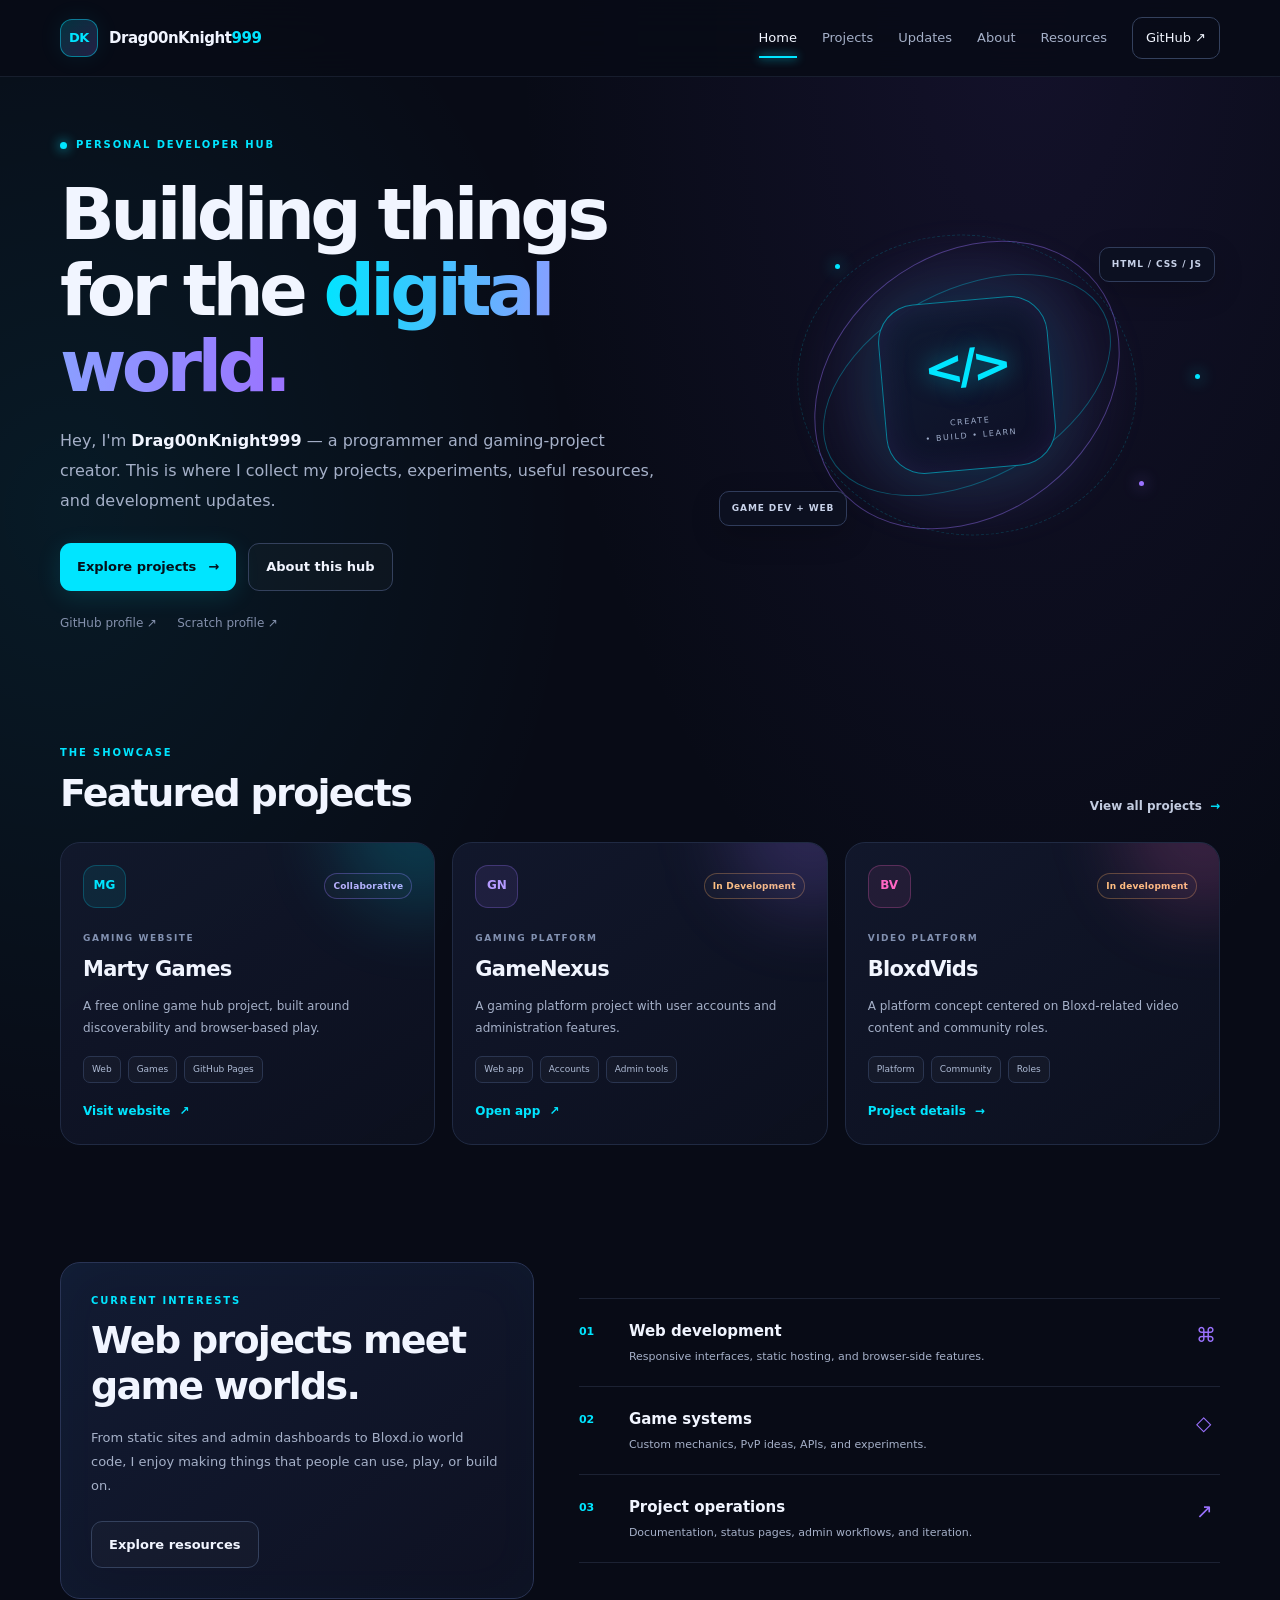
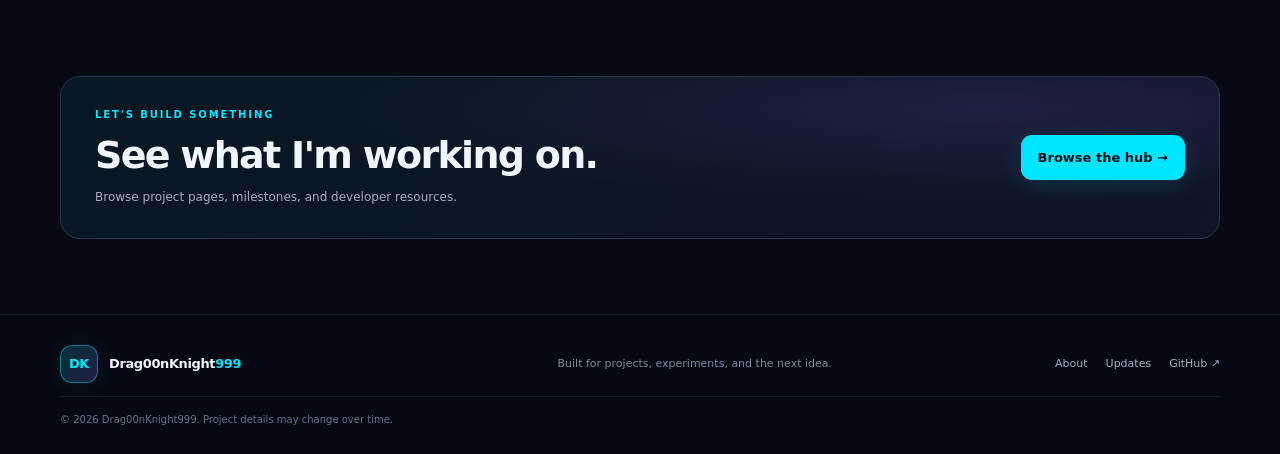
<file: index.html>
<!doctype html>
<html lang="en">
<head>
  <meta charset="utf-8">
  <meta name="viewport" content="width=device-width, initial-scale=1">
  <meta name="theme-color" content="#080b16">
  <meta name="description" content="The developer hub of Drag00nKnight999 — projects, experiments, code, and updates.">
  <title>Drag00nKnight999 — Developer Hub</title>
  <link rel="icon" href="assets/favicon.svg" type="image/svg+xml">
  <link rel="stylesheet" href="assets/css/style.css">
  <script defer src="assets/js/main.js"></script>
</head>
<body>
  <a class="skip-link" href="#main">Skip to content</a>
  <header class="site-header">
    <div class="container nav-wrap">
      <a class="brand" href="index.html" aria-label="Drag00nKnight999 home"><span class="brand-mark">DK</span><span>Drag00nKnight<span class="accent">999</span></span></a>
      <button class="menu-toggle" aria-expanded="false" aria-controls="site-nav" aria-label="Open navigation"><span></span><span></span><span></span></button>
      <nav id="site-nav" class="site-nav">
        <a class="active" href="index.html">Home</a><a href="projects.html">Projects</a><a href="updates.html">Updates</a><a href="about.html">About</a><a href="resources.html">Resources</a>
        <a class="nav-cta" href="https://github.com/Drag00nKnight999" target="_blank" rel="noopener noreferrer">GitHub <span aria-hidden="true">↗</span></a>
      </nav>
    </div>
  </header>
  <main id="main">
    <section class="hero container">
      <div class="hero-copy">
        <div class="eyebrow"><span class="pulse-dot"></span> PERSONAL DEVELOPER HUB</div>
        <h1>Building things<br>for the <span class="gradient-text">digital world.</span></h1>
        <p class="hero-lede">Hey, I'm <strong>Drag00nKnight999</strong> — a programmer and gaming-project creator. This is where I collect my projects, experiments, useful resources, and development updates.</p>
        <div class="hero-actions"><a class="button button-primary" href="projects.html">Explore projects <span aria-hidden="true">→</span></a><a class="button button-ghost" href="about.html">About this hub</a></div>
        <div class="hero-links"><a href="https://github.com/Drag00nKnight999" target="_blank" rel="noopener noreferrer">GitHub profile ↗</a><a href="https://scratch.mit.edu/users/Drag00nKnight_999/" target="_blank" rel="noopener noreferrer">Scratch profile ↗</a></div>
      </div>
      <div class="hero-art" aria-label="Decorative neon developer graphic">
        <div class="orbit orbit-one"></div><div class="orbit orbit-two"></div><div class="orbit orbit-three"></div>
        <div class="core"><span class="core-symbol">&lt;/&gt;</span><span class="core-label">CREATE<br> • BUILD • LEARN</span></div>
        <span class="float-tag tag-top">HTML / CSS / JS</span><span class="float-tag tag-bottom">GAME DEV + WEB</span>
        <span class="spark spark-one"></span><span class="spark spark-two"></span><span class="spark spark-three"></span>
      </div>
    </section>
    <section class="section container">
      <div class="section-heading"><div><div class="eyebrow">THE SHOWCASE</div><h2>Featured projects</h2></div><a class="text-link" href="projects.html">View all projects <span>→</span></a></div>
      <div class="project-grid">
        <article class="project-card project-cyan"><div class="card-top"><span class="project-icon">MG</span><span class="status status-collab">Collaborative</span></div><div class="project-type">GAMING WEBSITE</div><h3>Marty Games</h3><p>A free online game hub project, built around discoverability and browser-based play.</p><div class="tag-list"><span>Web</span><span>Games</span><span>GitHub Pages</span></div><a class="card-link" href="https://gn-sciencex.github.io/" target="_blank" rel="noopener noreferrer">Visit website <span>↗</span></a></article>
        <article class="project-card project-purple"><div class="card-top"><span class="project-icon">GN</span><span class="status status-building">In Development</span></div><div class="project-type">GAMING PLATFORM</div><h3>GameNexus</h3><p>A gaming platform project with user accounts and administration features.</p><div class="tag-list"><span>Web app</span><span>Accounts</span><span>Admin tools</span></div><a class="card-link" href="https://game-nexus--Drag00nKnight.replit.app" target="_blank" rel="noopener noreferrer">Open app <span>↗</span></a></article>
        <article class="project-card project-pink"><div class="card-top"><span class="project-icon">BV</span><span class="status status-building">In development</span></div><div class="project-type">VIDEO PLATFORM</div><h3>BloxdVids</h3><p>A platform concept centered on Bloxd-related video content and community roles.</p><div class="tag-list"><span>Platform</span><span>Community</span><span>Roles</span></div><a class="card-link" href="projects.html#bloxdvids">Project details <span>→</span></a></article>
      </div>
    </section>
    <section class="section container split-section">
      <div class="panel panel-glow"><div class="eyebrow">CURRENT INTERESTS</div><h2>Web projects meet game worlds.</h2><p>From static sites and admin dashboards to Bloxd.io world code, I enjoy making things that people can use, play, or build on.</p><a class="button button-ghost" href="resources.html">Explore resources</a></div>
      <div class="interest-list">
        <div class="interest-row"><span class="interest-number">01</span><div><h3>Web development</h3><p>Responsive interfaces, static hosting, and browser-side features.</p></div><span class="interest-symbol">⌘</span></div>
        <div class="interest-row"><span class="interest-number">02</span><div><h3>Game systems</h3><p>Custom mechanics, PvP ideas, APIs, and experiments.</p></div><span class="interest-symbol">◇</span></div>
        <div class="interest-row"><span class="interest-number">03</span><div><h3>Project operations</h3><p>Documentation, status pages, admin workflows, and iteration.</p></div><span class="interest-symbol">↗</span></div>
      </div>
    </section>
    <section class="container bottom-cta"><div><div class="eyebrow">LET'S BUILD SOMETHING</div><h2>See what I'm working on.</h2><p>Browse project pages, milestones, and developer resources.</p></div><a class="button button-primary" href="projects.html">Browse the hub →</a></section>
  </main>
  <footer class="site-footer"><div class="container footer-inner"><a class="brand footer-brand" href="index.html"><span class="brand-mark">DK</span><span>Drag00nKnight<span class="accent">999</span></span></a><p>Built for projects, experiments, and the next idea.</p><div class="footer-links"><a href="about.html">About</a><a href="updates.html">Updates</a><a href="https://github.com/Drag00nKnight999" target="_blank" rel="noopener noreferrer">GitHub ↗</a></div><small>© <span data-year>2026</span> Drag00nKnight999. Project details may change over time.</small></div></footer>
</body>
</html>
</file>
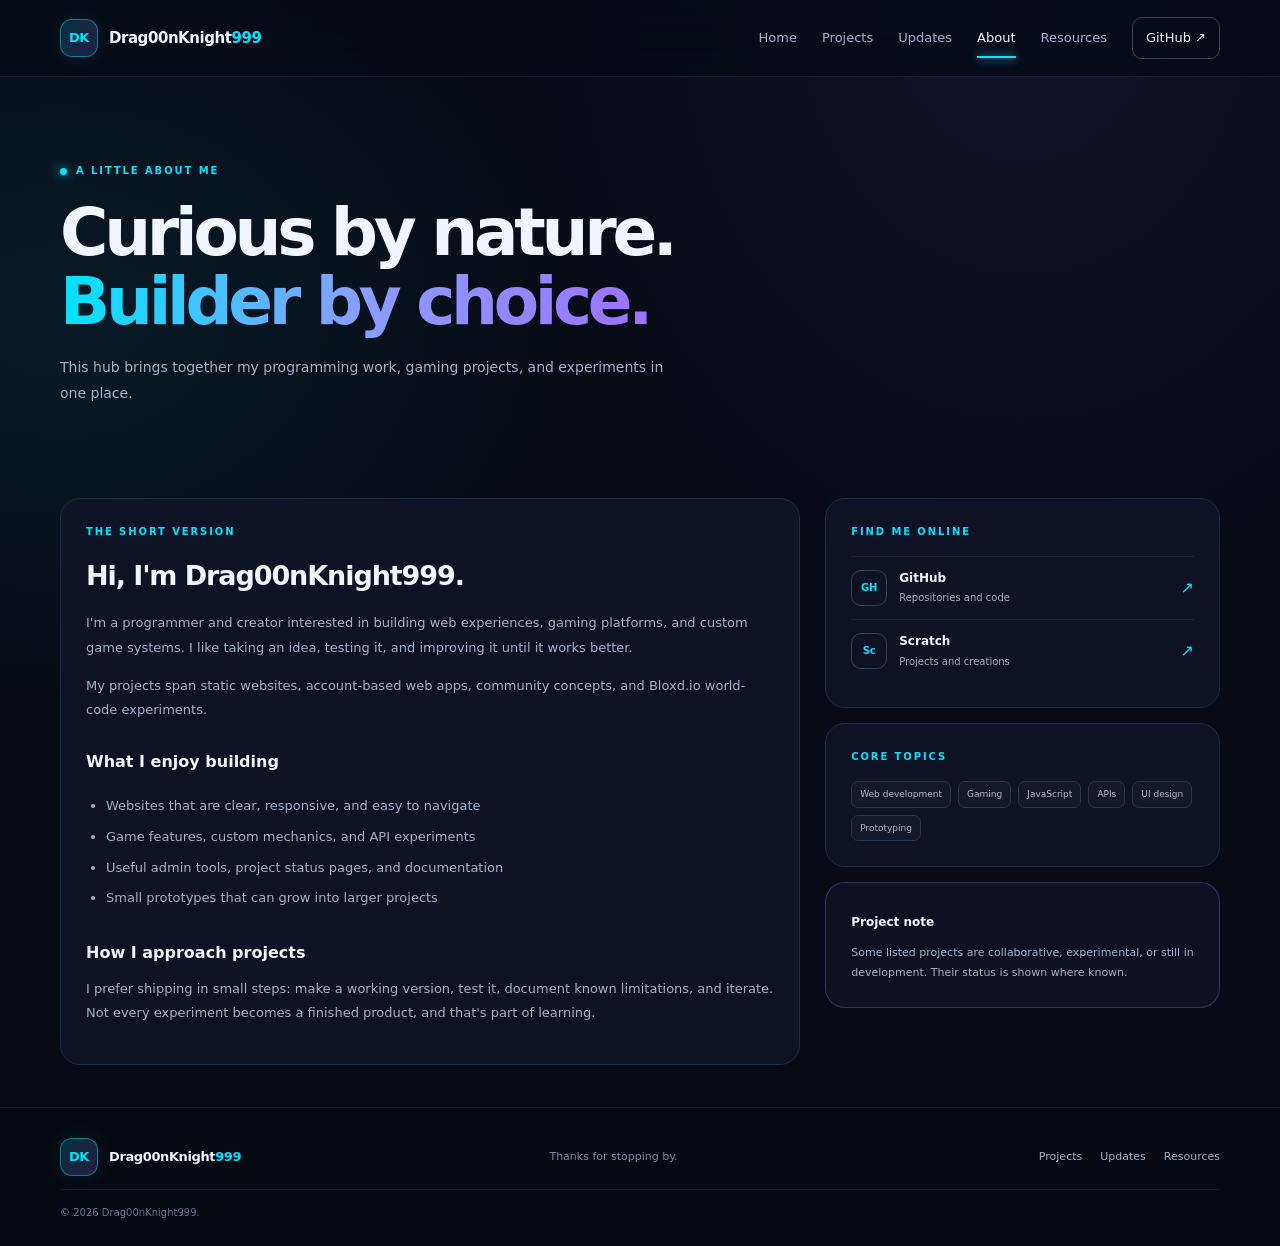
<file: about.html>
<!doctype html>
<html lang="en">
<head><meta charset="utf-8"><meta name="viewport" content="width=device-width, initial-scale=1"><meta name="theme-color" content="#080b16"><meta name="description" content="About Drag00nKnight999, a programmer and gaming-project creator."><title>About — Drag00nKnight999</title><link rel="icon" href="assets/favicon.svg" type="image/svg+xml"><link rel="stylesheet" href="assets/css/style.css"><script defer src="assets/js/main.js"></script></head>
<body><a class="skip-link" href="#main">Skip to content</a><header class="site-header"><div class="container nav-wrap"><a class="brand" href="index.html"><span class="brand-mark">DK</span><span>Drag00nKnight<span class="accent">999</span></span></a><button class="menu-toggle" aria-expanded="false" aria-controls="site-nav" aria-label="Open navigation"><span></span><span></span><span></span></button><nav id="site-nav" class="site-nav"><a href="index.html">Home</a><a href="projects.html">Projects</a><a href="updates.html">Updates</a><a class="active" href="about.html">About</a><a href="resources.html">Resources</a><a class="nav-cta" href="https://github.com/Drag00nKnight999" target="_blank" rel="noopener noreferrer">GitHub ↗</a></nav></div></header>
<main id="main"><section class="page-hero container"><div class="eyebrow"><span class="pulse-dot"></span> A LITTLE ABOUT ME</div><h1>Curious by nature.<br><span class="gradient-text">Builder by choice.</span></h1><p>This hub brings together my programming work, gaming projects, and experiments in one place.</p></section>
<section class="container section about-layout"><article class="content-panel"><div class="eyebrow">THE SHORT VERSION</div><h2>Hi, I'm Drag00nKnight999.</h2><p>I'm a programmer and creator interested in building web experiences, gaming platforms, and custom game systems. I like taking an idea, testing it, and improving it until it works better.</p><p>My projects span static websites, account-based web apps, community concepts, and Bloxd.io world-code experiments.</p><h3>What I enjoy building</h3><ul class="check-list"><li>Websites that are clear, responsive, and easy to navigate</li><li>Game features, custom mechanics, and API experiments</li><li>Useful admin tools, project status pages, and documentation</li><li>Small prototypes that can grow into larger projects</li></ul><h3>How I approach projects</h3><p>I prefer shipping in small steps: make a working version, test it, document known limitations, and iterate. Not every experiment becomes a finished product, and that's part of learning.</p></article>
<aside class="side-stack"><div class="mini-panel"><div class="eyebrow">FIND ME ONLINE</div><a class="profile-link" href="https://github.com/Drag00nKnight999" target="_blank" rel="noopener noreferrer"><span class="profile-icon">GH</span><span><strong>GitHub</strong><small>Repositories and code</small></span><span class="outbound">↗</span></a><a class="profile-link" href="https://scratch.mit.edu/users/Drag00nKnight_999/" target="_blank" rel="noopener noreferrer"><span class="profile-icon">Sc</span><span><strong>Scratch</strong><small>Projects and creations</small></span><span class="outbound">↗</span></a></div><div class="mini-panel"><div class="eyebrow">CORE TOPICS</div><div class="tag-list large-tags"><span>Web development</span><span>Gaming</span><span>JavaScript</span><span>APIs</span><span>UI design</span><span>Prototyping</span></div></div><div class="notice-panel"><strong>Project note</strong><p>Some listed projects are collaborative, experimental, or still in development. Their status is shown where known.</p></div></aside></section></main>
<footer class="site-footer"><div class="container footer-inner"><a class="brand footer-brand" href="index.html"><span class="brand-mark">DK</span><span>Drag00nKnight<span class="accent">999</span></span></a><p>Thanks for stopping by.</p><div class="footer-links"><a href="projects.html">Projects</a><a href="updates.html">Updates</a><a href="resources.html">Resources</a></div><small>© <span data-year>2026</span> Drag00nKnight999.</small></div></footer></body></html>
</file>
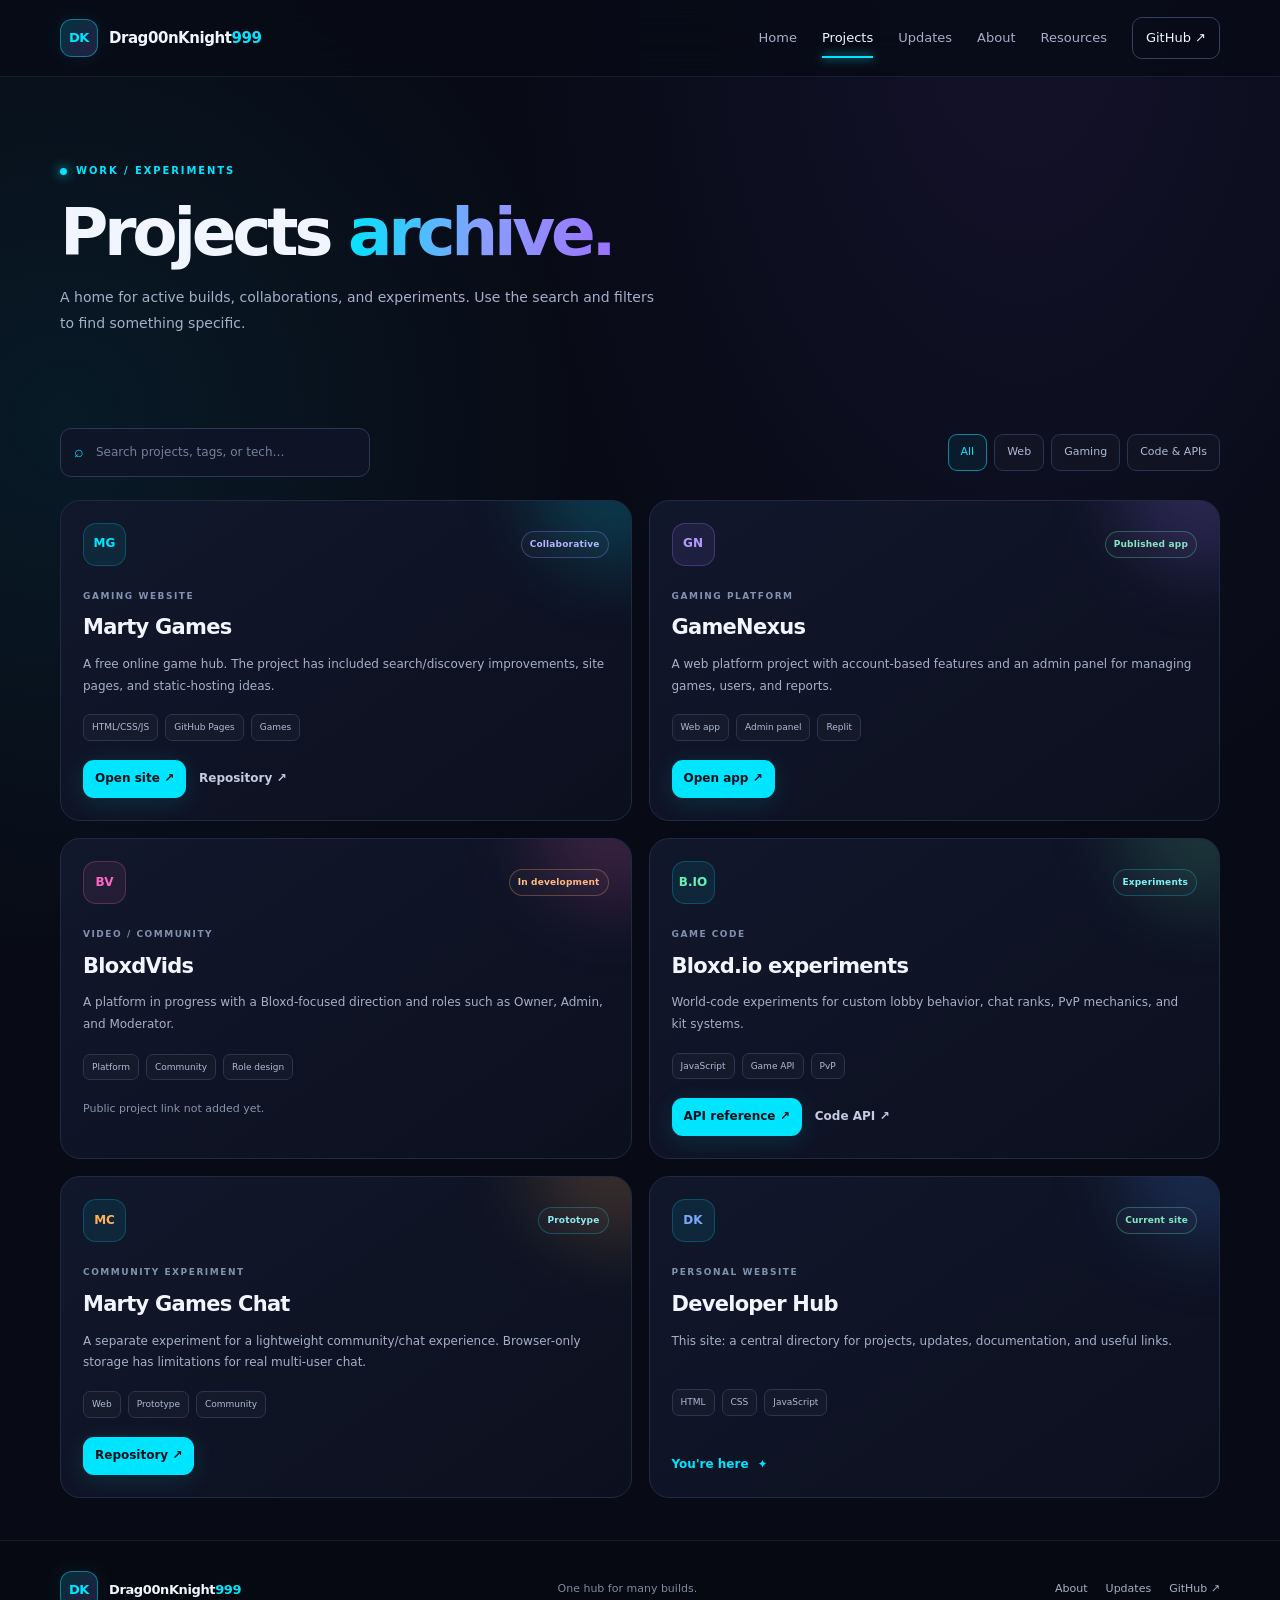
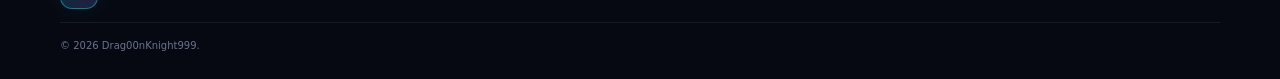
<file: projects.html>
<!doctype html>
<html lang="en">
<head>
  <meta charset="utf-8"><meta name="viewport" content="width=device-width, initial-scale=1"><meta name="theme-color" content="#080b16">
  <meta name="description" content="Explore projects by Drag00nKnight999, including gaming websites, web apps, and Bloxd.io experiments.">
  <title>Projects — Drag00nKnight999</title><link rel="icon" href="assets/favicon.svg" type="image/svg+xml"><link rel="stylesheet" href="assets/css/style.css"><script defer src="assets/js/main.js"></script>
</head>
<body><a class="skip-link" href="#main">Skip to content</a>
<header class="site-header"><div class="container nav-wrap"><a class="brand" href="index.html"><span class="brand-mark">DK</span><span>Drag00nKnight<span class="accent">999</span></span></a><button class="menu-toggle" aria-expanded="false" aria-controls="site-nav" aria-label="Open navigation"><span></span><span></span><span></span></button><nav id="site-nav" class="site-nav"><a href="index.html">Home</a><a class="active" href="projects.html">Projects</a><a href="updates.html">Updates</a><a href="about.html">About</a><a href="resources.html">Resources</a><a class="nav-cta" href="https://github.com/Drag00nKnight999" target="_blank" rel="noopener noreferrer">GitHub ↗</a></nav></div></header>
<main id="main">
  <section class="page-hero container"><div class="eyebrow"><span class="pulse-dot"></span> WORK / EXPERIMENTS</div><h1>Projects <span class="gradient-text">archive.</span></h1><p>A home for active builds, collaborations, and experiments. Use the search and filters to find something specific.</p></section>
  <section class="container section">
    <div class="project-controls"><label class="search-box"><span aria-hidden="true">⌕</span><input id="project-search" type="search" placeholder="Search projects, tags, or tech…" aria-label="Search projects"></label><div class="filter-row" role="group" aria-label="Filter projects"><button class="filter-button active" data-filter="all">All</button><button class="filter-button" data-filter="web">Web</button><button class="filter-button" data-filter="gaming">Gaming</button><button class="filter-button" data-filter="code">Code & APIs</button></div></div>
    <div class="project-grid project-grid-wide" id="project-list">
      <article class="project-card project-cyan" data-category="web gaming" data-search="marty games gaming website browser games github pages collaborative"><div class="card-top"><span class="project-icon">MG</span><span class="status status-collab">Collaborative</span></div><div class="project-type">GAMING WEBSITE</div><h2>Marty Games</h2><p>A free online game hub. The project has included search/discovery improvements, site pages, and static-hosting ideas.</p><div class="tag-list"><span>HTML/CSS/JS</span><span>GitHub Pages</span><span>Games</span></div><div class="card-actions"><a class="button button-small button-primary" href="https://marty-games.github.io/" target="_blank" rel="noopener noreferrer">Open site ↗</a><a class="text-link" href="https://github.com/marty-games/marty-games.github.io" target="_blank" rel="noopener noreferrer">Repository ↗</a></div></article>
      <article class="project-card project-purple" data-category="web gaming" data-search="gamenexus gaming platform accounts admin panel users reports game versions replit"><div class="card-top"><span class="project-icon">GN</span><span class="status status-active">Published app</span></div><div class="project-type">GAMING PLATFORM</div><h2>GameNexus</h2><p>A web platform project with account-based features and an admin panel for managing games, users, and reports.</p><div class="tag-list"><span>Web app</span><span>Admin panel</span><span>Replit</span></div><div class="card-actions"><a class="button button-small button-primary" href="https://game-nexus--Drag00nKnight.replit.app" target="_blank" rel="noopener noreferrer">Open app ↗</a></div></article>
      <article id="bloxdvids" class="project-card project-pink" data-category="web gaming" data-search="bloxdvids video platform bloxd community owner admin moderator roles development"><div class="card-top"><span class="project-icon">BV</span><span class="status status-building">In development</span></div><div class="project-type">VIDEO / COMMUNITY</div><h2>BloxdVids</h2><p>A platform in progress with a Bloxd-focused direction and roles such as Owner, Admin, and Moderator.</p><div class="tag-list"><span>Platform</span><span>Community</span><span>Role design</span></div><p class="project-note">Public project link not added yet.</p></article>
      <article class="project-card project-green" data-category="code gaming" data-search="bloxd io world code javascript custom games pvp mace api"><div class="card-top"><span class="project-icon">B.IO</span><span class="status status-lab">Experiments</span></div><div class="project-type">GAME CODE</div><h2>Bloxd.io experiments</h2><p>World-code experiments for custom lobby behavior, chat ranks, PvP mechanics, and kit systems.</p><div class="tag-list"><span>JavaScript</span><span>Game API</span><span>PvP</span></div><div class="card-actions"><a class="button button-small button-primary" href="https://bloxd.io/docs#apiReference" target="_blank" rel="noopener noreferrer">API reference ↗</a><a class="text-link" href="https://github.com/Bloxdy/code-api" target="_blank" rel="noopener noreferrer">Code API ↗</a></div></article>
      <article class="project-card project-orange" data-category="web code" data-search="marty games chat localstorage community static website chat repository"><div class="card-top"><span class="project-icon">MC</span><span class="status status-lab">Prototype</span></div><div class="project-type">COMMUNITY EXPERIMENT</div><h2>Marty Games Chat</h2><p>A separate experiment for a lightweight community/chat experience. Browser-only storage has limitations for real multi-user chat.</p><div class="tag-list"><span>Web</span><span>Prototype</span><span>Community</span></div><div class="card-actions"><a class="button button-small button-primary" href="https://github.com/Drag00nKnight999/Marty-Games-Chat" target="_blank" rel="noopener noreferrer">Repository ↗</a></div></article>
      <article class="project-card project-blue" data-category="web code" data-search="personal developer hub github pages portfolio html css javascript"><div class="card-top"><span class="project-icon">DK</span><span class="status status-active">Current site</span></div><div class="project-type">PERSONAL WEBSITE</div><h2>Developer Hub</h2><p>This site: a central directory for projects, updates, documentation, and useful links.</p><div class="tag-list"><span>HTML</span><span>CSS</span><span>JavaScript</span></div><span class="card-link">You're here <span>✦</span></span></article>
    </div>
    <p id="no-results" class="empty-state" hidden>No projects match that search. Try another keyword or filter.</p>
  </section>
</main>
<footer class="site-footer"><div class="container footer-inner"><a class="brand footer-brand" href="index.html"><span class="brand-mark">DK</span><span>Drag00nKnight<span class="accent">999</span></span></a><p>One hub for many builds.</p><div class="footer-links"><a href="about.html">About</a><a href="updates.html">Updates</a><a href="https://github.com/Drag00nKnight999" target="_blank" rel="noopener noreferrer">GitHub ↗</a></div><small>© <span data-year>2026</span> Drag00nKnight999.</small></div></footer>
</body></html>
</file>
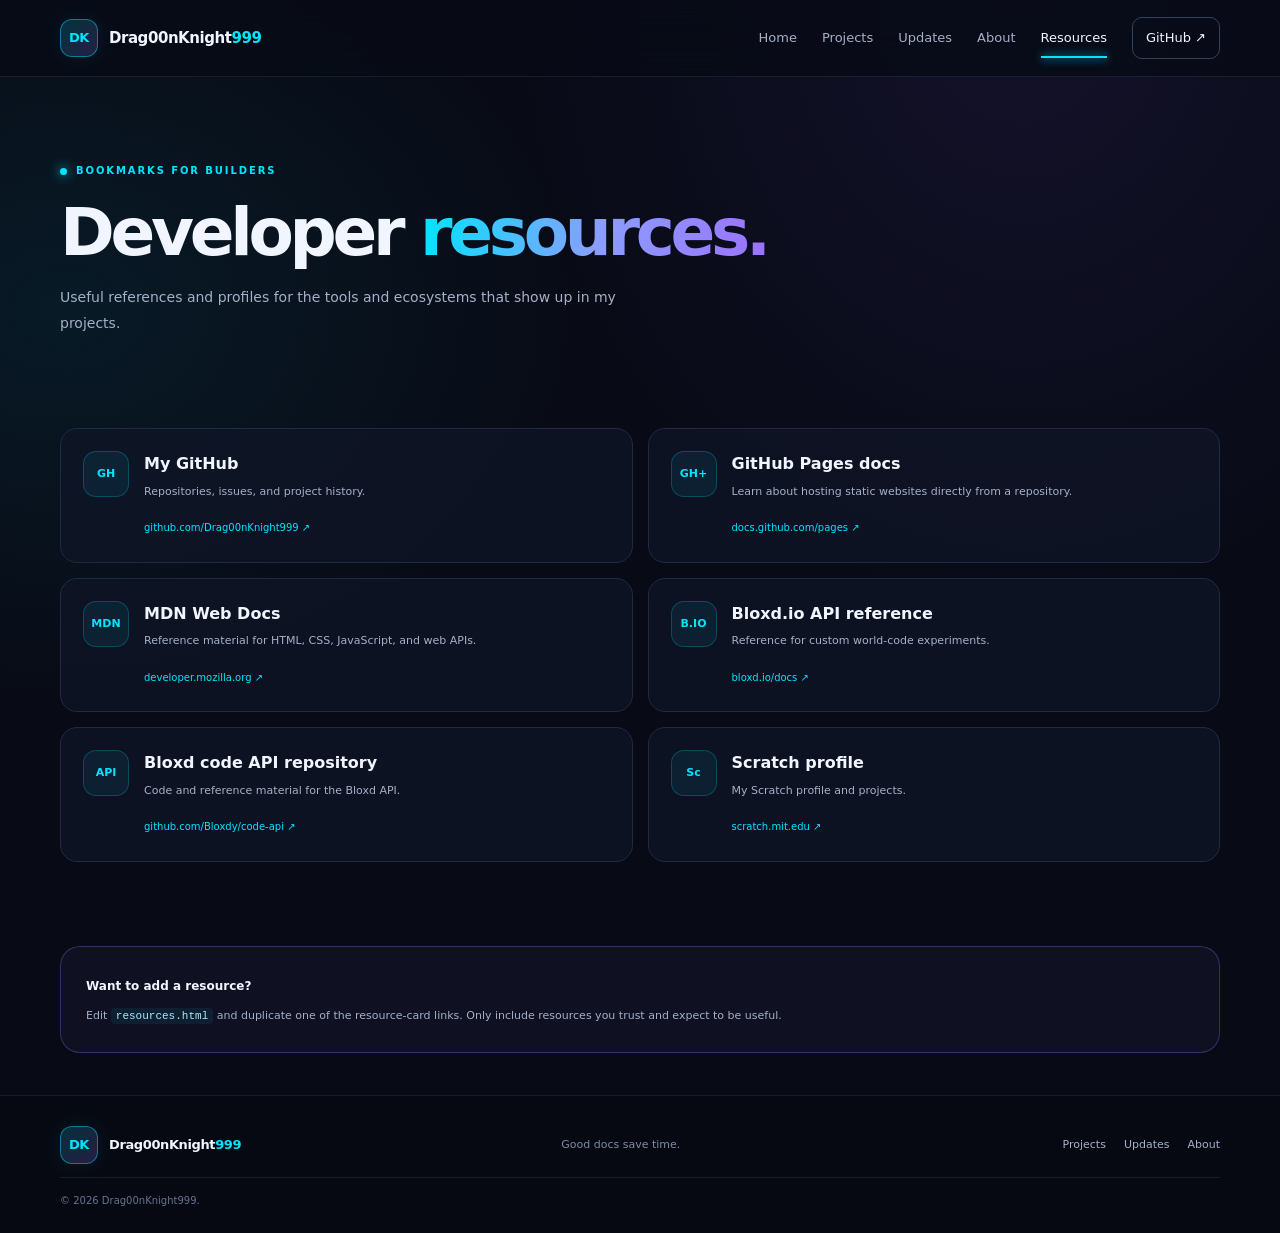
<file: resources.html>
<!doctype html>
<html lang="en">
<head><meta charset="utf-8"><meta name="viewport" content="width=device-width, initial-scale=1"><meta name="theme-color" content="#080b16"><meta name="description" content="Developer links, documentation, and tools collected by Drag00nKnight999."><title>Resources — Drag00nKnight999</title><link rel="icon" href="assets/favicon.svg" type="image/svg+xml"><link rel="stylesheet" href="assets/css/style.css"><script defer src="assets/js/main.js"></script></head>
<body><a class="skip-link" href="#main">Skip to content</a><header class="site-header"><div class="container nav-wrap"><a class="brand" href="index.html"><span class="brand-mark">DK</span><span>Drag00nKnight<span class="accent">999</span></span></a><button class="menu-toggle" aria-expanded="false" aria-controls="site-nav" aria-label="Open navigation"><span></span><span></span><span></span></button><nav id="site-nav" class="site-nav"><a href="index.html">Home</a><a href="projects.html">Projects</a><a href="updates.html">Updates</a><a href="about.html">About</a><a class="active" href="resources.html">Resources</a><a class="nav-cta" href="https://github.com/Drag00nKnight999" target="_blank" rel="noopener noreferrer">GitHub ↗</a></nav></div></header>
<main id="main"><section class="page-hero container"><div class="eyebrow"><span class="pulse-dot"></span> BOOKMARKS FOR BUILDERS</div><h1>Developer <span class="gradient-text">resources.</span></h1><p>Useful references and profiles for the tools and ecosystems that show up in my projects.</p></section>
<section class="container section"><div class="resource-grid">
<a class="resource-card" href="https://github.com/Drag00nKnight999" target="_blank" rel="noopener noreferrer"><span class="resource-icon">GH</span><div><h2>My GitHub</h2><p>Repositories, issues, and project history.</p><span class="resource-domain">github.com/Drag00nKnight999 ↗</span></div></a>
<a class="resource-card" href="https://docs.github.com/pages" target="_blank" rel="noopener noreferrer"><span class="resource-icon">GH+</span><div><h2>GitHub Pages docs</h2><p>Learn about hosting static websites directly from a repository.</p><span class="resource-domain">docs.github.com/pages ↗</span></div></a>
<a class="resource-card" href="https://developer.mozilla.org/" target="_blank" rel="noopener noreferrer"><span class="resource-icon">MDN</span><div><h2>MDN Web Docs</h2><p>Reference material for HTML, CSS, JavaScript, and web APIs.</p><span class="resource-domain">developer.mozilla.org ↗</span></div></a>
<a class="resource-card" href="https://bloxd.io/docs#apiReference" target="_blank" rel="noopener noreferrer"><span class="resource-icon">B.IO</span><div><h2>Bloxd.io API reference</h2><p>Reference for custom world-code experiments.</p><span class="resource-domain">bloxd.io/docs ↗</span></div></a>
<a class="resource-card" href="https://github.com/Bloxdy/code-api" target="_blank" rel="noopener noreferrer"><span class="resource-icon">API</span><div><h2>Bloxd code API repository</h2><p>Code and reference material for the Bloxd API.</p><span class="resource-domain">github.com/Bloxdy/code-api ↗</span></div></a>
<a class="resource-card" href="https://scratch.mit.edu/users/Drag00nKnight_999/" target="_blank" rel="noopener noreferrer"><span class="resource-icon">Sc</span><div><h2>Scratch profile</h2><p>My Scratch profile and projects.</p><span class="resource-domain">scratch.mit.edu ↗</span></div></a>
</div></section>
<section class="container section"><div class="notice-panel"><strong>Want to add a resource?</strong><p>Edit <code>resources.html</code> and duplicate one of the resource-card links. Only include resources you trust and expect to be useful.</p></div></section></main>
<footer class="site-footer"><div class="container footer-inner"><a class="brand footer-brand" href="index.html"><span class="brand-mark">DK</span><span>Drag00nKnight<span class="accent">999</span></span></a><p>Good docs save time.</p><div class="footer-links"><a href="projects.html">Projects</a><a href="updates.html">Updates</a><a href="about.html">About</a></div><small>© <span data-year>2026</span> Drag00nKnight999.</small></div></footer></body></html>
</file>
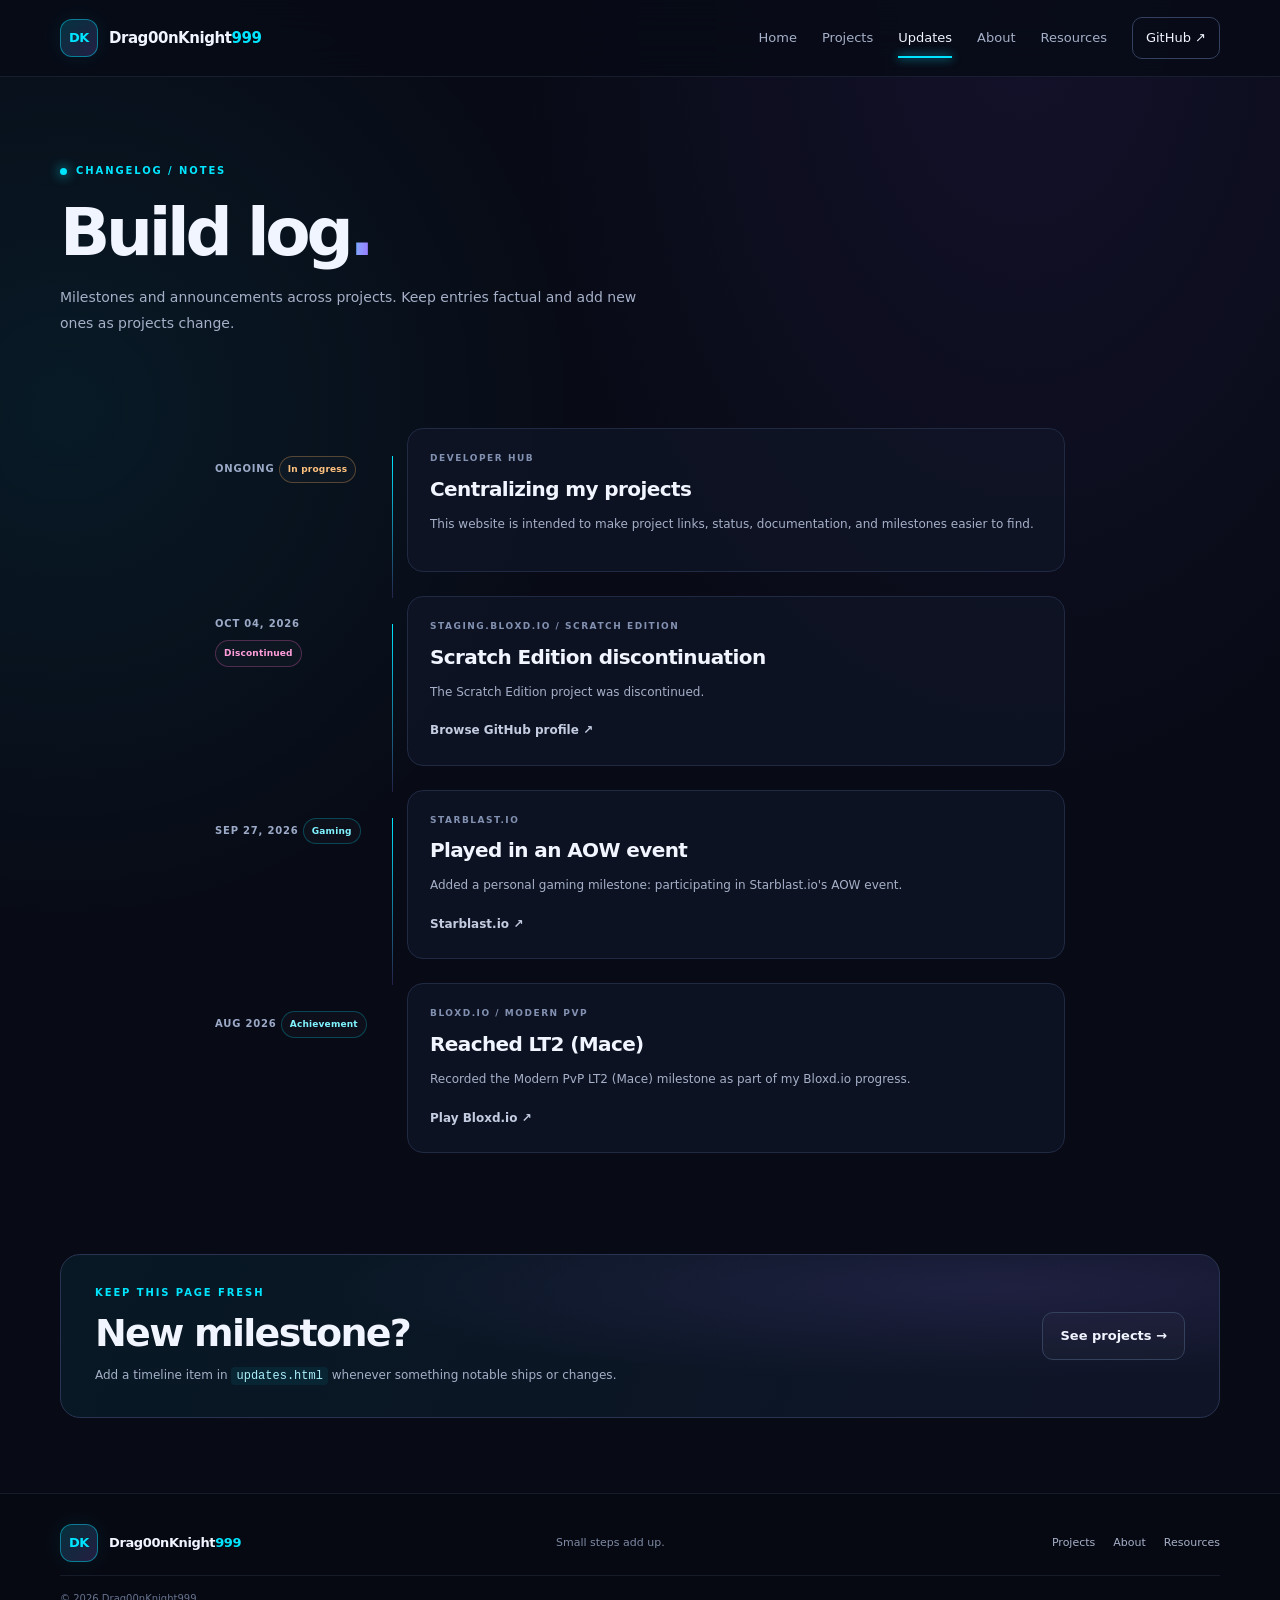
<file: updates.html>
<!doctype html>
<html lang="en">
<head><meta charset="utf-8"><meta name="viewport" content="width=device-width, initial-scale=1"><meta name="theme-color" content="#080b16"><meta name="description" content="Development notes and project milestones from Drag00nKnight999."><title>Updates — Drag00nKnight999</title><link rel="icon" href="assets/favicon.svg" type="image/svg+xml"><link rel="stylesheet" href="assets/css/style.css"><script defer src="assets/js/main.js"></script></head>
<body><a class="skip-link" href="#main">Skip to content</a><header class="site-header"><div class="container nav-wrap"><a class="brand" href="index.html"><span class="brand-mark">DK</span><span>Drag00nKnight<span class="accent">999</span></span></a><button class="menu-toggle" aria-expanded="false" aria-controls="site-nav" aria-label="Open navigation"><span></span><span></span><span></span></button><nav id="site-nav" class="site-nav"><a href="index.html">Home</a><a href="projects.html">Projects</a><a class="active" href="updates.html">Updates</a><a href="about.html">About</a><a href="resources.html">Resources</a><a class="nav-cta" href="https://github.com/Drag00nKnight999" target="_blank" rel="noopener noreferrer">GitHub ↗</a></nav></div></header>
<main id="main"><section class="page-hero container"><div class="eyebrow"><span class="pulse-dot"></span> CHANGELOG / NOTES</div><h1>Build log<span class="gradient-text">.</span></h1><p>Milestones and announcements across projects. Keep entries factual and add new ones as projects change.</p></section>
<section class="container section timeline">
  <article class="timeline-item"><div class="timeline-date">ONGOING <span class="status status-building">In progress</span></div><div class="timeline-card"><div class="project-type">DEVELOPER HUB</div><h2>Centralizing my projects</h2><p>This website is intended to make project links, status, documentation, and milestones easier to find.</p></div></article>
  <article class="timeline-item"><div class="timeline-date">OCT 04, 2026 <span class="status status-archived">Discontinued</span></div><div class="timeline-card"><div class="project-type">STAGING.BLOXD.IO / SCRATCH EDITION</div><h2>Scratch Edition discontinuation</h2><p>The Scratch Edition project was discontinued.</p><a class="text-link" href="https://github.com/Drag00nKnight999" target="_blank" rel="noopener noreferrer">Browse GitHub profile ↗</a></div></article>
  <article class="timeline-item"><div class="timeline-date">SEP 27, 2026 <span class="status status-lab">Gaming</span></div><div class="timeline-card"><div class="project-type">STARBLAST.IO</div><h2>Played in an AOW event</h2><p>Added a personal gaming milestone: participating in Starblast.io's AOW event.</p><a class="text-link" href="https://starblast.io/" target="_blank" rel="noopener noreferrer">Starblast.io ↗</a></div></article>
  <article class="timeline-item"><div class="timeline-date">AUG 2026 <span class="status status-lab">Achievement</span></div><div class="timeline-card"><div class="project-type">BLOXD.IO / MODERN PVP</div><h2>Reached LT2 (Mace)</h2><p>Recorded the Modern PvP LT2 (Mace) milestone as part of my Bloxd.io progress.</p><a class="text-link" href="https://bloxd.io/" target="_blank" rel="noopener noreferrer">Play Bloxd.io ↗</a></div></article>
</section>
<section class="container bottom-cta"><div><div class="eyebrow">KEEP THIS PAGE FRESH</div><h2>New milestone?</h2><p>Add a timeline item in <code>updates.html</code> whenever something notable ships or changes.</p></div><a class="button button-ghost" href="projects.html">See projects →</a></section></main>
<footer class="site-footer"><div class="container footer-inner"><a class="brand footer-brand" href="index.html"><span class="brand-mark">DK</span><span>Drag00nKnight<span class="accent">999</span></span></a><p>Small steps add up.</p><div class="footer-links"><a href="projects.html">Projects</a><a href="about.html">About</a><a href="resources.html">Resources</a></div><small>© <span data-year>2026</span> Drag00nKnight999.</small></div></footer></body></html>
</file>
<file: assets/css/style.css>
:root{color-scheme:dark;--bg:#080b16;--panel:#101528;--panel2:#0c1121;--line:#202a43;--text:#f1f5ff;--muted:#a5b0c8;--cyan:#00e5ff;--purple:#9b72ff;--pink:#ff66c4;--green:#66f2b3;--radius:20px;--max:1160px}*{box-sizing:border-box}html{scroll-behavior:smooth;scroll-padding-top:90px}body{margin:0;background:radial-gradient(ellipse at 80% 0%,rgba(97,60,180,.13),transparent 35%),radial-gradient(ellipse at 5% 25%,rgba(0,229,255,.07),transparent 30%),var(--bg);color:var(--text);font-family:Inter,ui-sans-serif,system-ui,-apple-system,BlinkMacSystemFont,"Segoe UI",sans-serif;line-height:1.65}a{color:inherit;text-decoration:none}button,input{font:inherit}.container{width:min(var(--max),calc(100% - 40px));margin-inline:auto}.skip-link{position:absolute;top:-60px;left:16px;background:var(--cyan);color:#04101a;padding:10px 14px;border-radius:8px;z-index:100}.skip-link:focus{top:12px}.site-header{position:sticky;top:0;z-index:50;background:rgba(8,11,22,.84);backdrop-filter:blur(18px);border-bottom:1px solid rgba(130,155,200,.13)}.nav-wrap{min-height:76px;display:flex;align-items:center;justify-content:space-between;gap:24px}.brand{display:inline-flex;align-items:center;gap:11px;font-size:15px;font-weight:800;letter-spacing:-.03em;white-space:nowrap}.brand-mark{width:38px;height:38px;display:grid;place-items:center;border:1px solid rgba(0,229,255,.45);border-radius:12px;background:linear-gradient(135deg,rgba(0,229,255,.18),rgba(155,114,255,.2));color:var(--cyan);font-size:13px;box-shadow:0 0 24px rgba(0,229,255,.08)}.accent{color:var(--cyan)}.site-nav{display:flex;align-items:center;gap:25px;font-size:13px;color:var(--muted)}.site-nav>a:not(.nav-cta){transition:color .2s}.site-nav>a:hover,.site-nav>a.active{color:var(--text)}.site-nav>a.active{position:relative}.site-nav>a.active:after{content:"";position:absolute;bottom:-9px;left:0;right:0;height:2px;background:var(--cyan);box-shadow:0 0 10px var(--cyan)}.nav-cta{border:1px solid #34415d;border-radius:10px;padding:9px 13px;color:var(--text)}.nav-cta:hover{border-color:var(--cyan)}.menu-toggle{display:none;background:none;border:1px solid var(--line);border-radius:9px;padding:9px}.menu-toggle span{display:block;width:20px;height:2px;background:var(--text);margin:4px}.hero{min-height:580px;display:grid;grid-template-columns:1.1fr .9fr;align-items:center;gap:35px;padding-top:60px;padding-bottom:70px}.eyebrow{display:flex;align-items:center;gap:9px;font-size:10px;font-weight:800;letter-spacing:.19em;color:var(--cyan);text-transform:uppercase}.pulse-dot{width:7px;height:7px;background:var(--cyan);border-radius:50%;box-shadow:0 0 12px var(--cyan)}h1,h2,h3,p{margin-top:0}h1{font-size:clamp(42px,6vw,72px);line-height:1.06;letter-spacing:-.065em;margin:22px 0}.gradient-text{background:linear-gradient(95deg,var(--cyan),#8b9dff 52%,var(--purple));-webkit-background-clip:text;background-clip:text;color:transparent}.hero-lede,.page-hero>p{max-width:610px;color:var(--muted);font-size:16px;line-height:1.85}.hero-lede strong{color:var(--text)}.hero-actions{display:flex;flex-wrap:wrap;gap:12px;margin:28px 0 23px}.button{display:inline-flex;align-items:center;justify-content:center;gap:12px;border-radius:11px;padding:12px 17px;font-size:13px;font-weight:750;transition:transform .2s,border-color .2s,box-shadow .2s}.button:hover{transform:translateY(-2px)}.button-primary{background:var(--cyan);color:#05101a;box-shadow:0 5px 24px rgba(0,229,255,.13)}.button-primary:hover{box-shadow:0 5px 28px rgba(0,229,255,.28)}.button-ghost{border:1px solid #34415d;background:rgba(255,255,255,.02);color:var(--text)}.button-ghost:hover{border-color:var(--purple)}.button-small{padding:9px 12px;font-size:12px}.hero-links{display:flex;gap:20px;flex-wrap:wrap;color:#8491ad;font-size:12px}.hero-links a:hover,.text-link:hover{color:var(--cyan)}.hero-art{height:390px;position:relative;display:grid;place-items:center;isolation:isolate}.hero-art:before{content:"";position:absolute;inset:12%;border-radius:50%;background:radial-gradient(circle,rgba(0,229,255,.1),rgba(155,114,255,.07) 45%,transparent 70%);filter:blur(12px);z-index:-1}.orbit{position:absolute;border:1px solid rgba(0,229,255,.3);border-radius:50%;transform:rotate(-28deg)}.orbit-one{width:310px;height:190px}.orbit-two{width:260px;height:330px;transform:rotate(52deg);border-color:rgba(155,114,255,.42)}.orbit-three{width:340px;height:300px;transform:rotate(8deg);border-style:dashed;border-color:rgba(0,229,255,.16)}.core{width:170px;height:170px;border-radius:38px;display:flex;flex-direction:column;align-items:center;justify-content:center;gap:9px;background:linear-gradient(145deg,rgba(17,28,51,.96),rgba(14,14,36,.96));border:1px solid rgba(0,229,255,.52);box-shadow:0 0 65px rgba(0,229,255,.13),inset 0 0 32px rgba(155,114,255,.1);transform:rotate(-5deg)}.core-symbol{font-size:48px;font-weight:900;letter-spacing:-.1em;color:var(--cyan);text-shadow:0 0 25px rgba(0,229,255,.55)}.core-label{text-align:center;font-size:8px;letter-spacing:.2em;color:#9caac8;line-height:1.8}.float-tag{position:absolute;padding:9px 12px;border-radius:10px;border:1px solid #303c5b;background:rgba(12,17,33,.92);font-size:9px;font-weight:800;letter-spacing:.1em;color:#c8d2e9;box-shadow:0 10px 30px rgba(0,0,0,.2)}.tag-top{top:57px;right:5px}.tag-bottom{bottom:54px;left:5px}.spark{position:absolute;width:5px;height:5px;background:var(--cyan);border-radius:50%;box-shadow:0 0 15px var(--cyan)}.spark-one{top:74px;left:24%}.spark-two{right:15%;bottom:94px;background:var(--purple);box-shadow:0 0 15px var(--purple)}.spark-three{top:47%;right:4%}.section{padding-top:42px;padding-bottom:42px}.section-heading{display:flex;justify-content:space-between;align-items:end;gap:20px;margin-bottom:25px}.section-heading h2,.panel h2,.bottom-cta h2{font-size:clamp(27px,3vw,38px);letter-spacing:-.045em;line-height:1.2;margin:9px 0 0}.text-link{font-size:12px;font-weight:750;color:#c3cce0;display:inline-flex;align-items:center;gap:8px}.text-link span{color:var(--cyan)}.project-grid{display:grid;grid-template-columns:repeat(3,minmax(0,1fr));gap:17px}.project-card{position:relative;display:flex;flex-direction:column;align-items:flex-start;min-width:0;padding:22px;border:1px solid var(--line);border-radius:var(--radius);background:linear-gradient(145deg,rgba(18,24,44,.96),rgba(12,16,30,.98));overflow:hidden;transition:transform .25s,border-color .25s,box-shadow .25s}.project-card:before{content:"";position:absolute;width:170px;height:170px;top:-100px;right:-70px;border-radius:50%;background:var(--card-glow,rgba(0,229,255,.14));filter:blur(35px);pointer-events:none}.project-card:hover{transform:translateY(-4px);border-color:rgba(0,229,255,.4);box-shadow:0 18px 45px rgba(0,0,0,.17)}.project-cyan{--card-glow:rgba(0,229,255,.17)}.project-purple{--card-glow:rgba(155,114,255,.2)}.project-pink{--card-glow:rgba(255,102,196,.17)}.project-green{--card-glow:rgba(102,242,179,.15)}.project-orange{--card-glow:rgba(255,177,89,.16)}.project-blue{--card-glow:rgba(80,143,255,.18)}.card-top{width:100%;display:flex;align-items:center;justify-content:space-between;gap:10px;margin-bottom:23px}.project-icon{width:43px;height:43px;display:grid;place-items:center;border-radius:13px;background:rgba(0,229,255,.08);border:1px solid rgba(0,229,255,.22);color:var(--cyan);font-weight:900;font-size:12px}.project-purple .project-icon{color:#b49aff;background:rgba(155,114,255,.1);border-color:rgba(155,114,255,.28)}.project-pink .project-icon{color:var(--pink);background:rgba(255,102,196,.08);border-color:rgba(255,102,196,.25)}.project-green .project-icon{color:var(--green)}.project-orange .project-icon{color:#ffb159}.project-blue .project-icon{color:#7ba7ff}.status{font-size:9px;font-weight:800;letter-spacing:.02em;border-radius:100px;padding:5px 8px;border:1px solid #34415d;color:#c3cce0;background:rgba(255,255,255,.025);white-space:nowrap}.status-active{border-color:rgba(102,242,179,.3);color:#83f3bd}.status-building{border-color:rgba(255,177,89,.3);color:#ffc17e}.status-collab{border-color:rgba(155,114,255,.35);color:#c3afff}.status-archived{border-color:rgba(255,102,196,.28);color:#ff9edb}.status-lab{border-color:rgba(0,229,255,.25);color:#80f3ff}.project-type{font-size:9px;letter-spacing:.17em;color:#8291b1;font-weight:800;margin-bottom:7px}.project-card h2,.project-card h3{font-size:21px;letter-spacing:-.035em;margin:0 0 9px}.project-card p{color:var(--muted);font-size:12px;line-height:1.8;margin-bottom:17px}.tag-list{display:flex;flex-wrap:wrap;gap:7px;margin-top:auto;margin-bottom:19px}.tag-list span{border:1px solid #2a3550;background:rgba(255,255,255,.025);color:#aebbd5;border-radius:7px;padding:5px 8px;font-size:9px}.card-link{display:inline-flex;align-items:center;gap:9px;margin-top:auto;color:var(--cyan);font-size:12px;font-weight:800}.card-actions{display:flex;align-items:center;flex-wrap:wrap;gap:13px;margin-top:auto}.project-note{font-size:11px!important;color:#8794ae!important}.split-section{display:grid;grid-template-columns:.85fr 1.15fr;gap:45px;align-items:center;padding-top:75px}.panel{padding:30px;border-radius:var(--radius);border:1px solid #293455;background:linear-gradient(140deg,rgba(19,29,54,.9),rgba(14,17,34,.92))}.panel-glow{box-shadow:inset 0 0 55px rgba(0,229,255,.025)}.panel p{color:var(--muted);font-size:13px;line-height:1.85;margin:16px 0 23px}.interest-list{display:grid;gap:0}.interest-row{display:grid;grid-template-columns:36px 1fr 24px;align-items:start;gap:14px;padding:20px 0;border-bottom:1px solid rgba(116,137,181,.18)}.interest-row:first-child{border-top:1px solid rgba(116,137,181,.18)}.interest-number{color:var(--cyan);font-size:11px;font-weight:900;padding-top:4px}.interest-row h3{font-size:15px;margin:0 0 4px}.interest-row p{color:var(--muted);font-size:11px;margin:0}.interest-symbol{font-size:20px;color:var(--purple)}.bottom-cta{margin-top:35px;margin-bottom:75px;padding:30px 34px;border:1px solid #293452;border-radius:var(--radius);background:radial-gradient(ellipse at 80% 20%,rgba(155,114,255,.12),transparent 50%),linear-gradient(110deg,rgba(0,229,255,.06),rgba(16,21,40,.92));display:flex;align-items:center;justify-content:space-between;gap:20px}.bottom-cta p{color:var(--muted);font-size:12px;margin:10px 0 0}.site-footer{border-top:1px solid rgba(130,155,200,.13);background:rgba(5,7,14,.4)}.footer-inner{padding-top:30px;padding-bottom:25px;display:grid;grid-template-columns:1fr 1fr auto;gap:13px 24px;align-items:center}.footer-brand{font-size:13px}.footer-inner>p{margin:0;color:#7e8aa4;font-size:11px}.footer-links{display:flex;gap:18px;font-size:11px;color:#a5b0c8}.footer-links a:hover{color:var(--cyan)}.footer-inner>small{grid-column:1/-1;border-top:1px solid rgba(130,155,200,.12);padding-top:15px;color:#66738f;font-size:10px}.page-hero{padding-top:86px;padding-bottom:35px}.page-hero h1{font-size:clamp(43px,6vw,66px);margin:18px 0}.page-hero>p{font-size:14px}.project-controls{display:flex;align-items:center;justify-content:space-between;gap:16px;flex-wrap:wrap;margin-bottom:23px}.search-box{display:flex;align-items:center;gap:10px;min-width:min(100%,310px);padding:10px 13px;border:1px solid #2c3753;background:rgba(16,21,40,.8);border-radius:11px;color:var(--cyan)}.search-box input{width:100%;min-width:0;background:transparent;border:0;outline:0;color:var(--text);font-size:12px}.search-box input::placeholder{color:#74819d}.filter-row{display:flex;gap:7px;flex-wrap:wrap}.filter-button{border:1px solid #293450;background:rgba(255,255,255,.02);border-radius:9px;padding:8px 12px;color:#aebbd5;font-size:11px;cursor:pointer}.filter-button:hover,.filter-button.active{border-color:rgba(0,229,255,.55);color:var(--cyan);background:rgba(0,229,255,.06)}.project-grid-wide{grid-template-columns:repeat(2,minmax(0,1fr))}.project-grid-wide .project-card{min-height:285px}.empty-state{padding:35px;text-align:center;color:var(--muted);border:1px dashed #34415d;border-radius:14px}.about-layout{display:grid;grid-template-columns:1.5fr .8fr;gap:25px;align-items:start}.content-panel,.mini-panel,.notice-panel{border:1px solid var(--line);border-radius:var(--radius);background:rgba(16,21,40,.76);padding:25px}.content-panel h2{font-size:27px;letter-spacing:-.04em;margin:13px 0}.content-panel h3{font-size:16px;margin:26px 0 10px}.content-panel p,.content-panel li{font-size:13px;color:var(--muted);line-height:1.9}.check-list{padding-left:20px}.check-list li{padding:3px 0}.side-stack{display:grid;gap:15px}.mini-panel .eyebrow{margin-bottom:15px}.profile-link{display:flex;align-items:center;gap:12px;padding:12px 0;border-top:1px solid rgba(130,155,200,.13)}.profile-icon{display:grid;place-items:center;width:36px;height:36px;border:1px solid #34415d;border-radius:10px;color:var(--cyan);font-size:10px;font-weight:900}.profile-link span:nth-child(2){display:grid;gap:2px;flex:1}.profile-link strong{font-size:12px}.profile-link small{color:var(--muted);font-size:10px}.outbound{color:var(--cyan)}.large-tags{margin:0}.notice-panel{border-color:rgba(155,114,255,.3);background:rgba(155,114,255,.05)}.notice-panel strong{font-size:12px}.notice-panel p{font-size:11px;color:var(--muted);margin:8px 0 0;line-height:1.8}.timeline{max-width:850px}.timeline-item{display:grid;grid-template-columns:170px 1fr;gap:22px;position:relative;padding-bottom:24px}.timeline-item:not(:last-child):before{content:"";position:absolute;left:177px;top:28px;bottom:-2px;width:1px;background:linear-gradient(var(--cyan),rgba(155,114,255,.2))}.timeline-date{font-size:10px;font-weight:800;letter-spacing:.08em;color:#9caac8;padding-top:20px}.timeline-date .status{display:inline-block;margin-top:8px}.timeline-card{border:1px solid var(--line);border-radius:16px;background:rgba(16,21,40,.72);padding:22px}.timeline-card h2{font-size:20px;letter-spacing:-.03em;margin:6px 0 8px}.timeline-card p{font-size:12px;color:var(--muted);line-height:1.8;margin-bottom:13px}.resource-grid{display:grid;grid-template-columns:repeat(2,minmax(0,1fr));gap:15px}.resource-card{display:flex;gap:15px;padding:22px;border:1px solid var(--line);border-radius:17px;background:rgba(16,21,40,.72);transition:transform .2s,border-color .2s}.resource-card:hover{transform:translateY(-3px);border-color:rgba(0,229,255,.45)}.resource-icon{flex:0 0 46px;height:46px;display:grid;place-items:center;border:1px solid rgba(0,229,255,.22);background:rgba(0,229,255,.07);border-radius:13px;color:var(--cyan);font-size:11px;font-weight:900}.resource-card h2{font-size:16px;margin:0 0 5px}.resource-card p{font-size:11px;color:var(--muted);margin:0 0 12px;line-height:1.7}.resource-domain{font-size:10px;color:var(--cyan);overflow-wrap:anywhere}code{color:#a9eefa;background:rgba(0,229,255,.07);padding:2px 5px;border-radius:4px} [hidden]{display:none!important}
@media(max-width:850px){.site-nav{gap:15px}.hero{grid-template-columns:1fr .75fr;gap:10px}.hero-art{transform:scale(.85)}.project-grid{grid-template-columns:repeat(2,minmax(0,1fr))}.split-section{gap:25px}.footer-inner{grid-template-columns:1fr auto}.footer-inner>p{display:none}.footer-links{justify-content:flex-end}.about-layout{grid-template-columns:1fr .75fr}}
@media(max-width:650px){.container{width:min(var(--max),calc(100% - 30px))}.nav-wrap{min-height:66px}.menu-toggle{display:block}.site-nav{display:none;position:absolute;top:65px;left:0;right:0;padding:16px 20px 20px;background:rgba(8,11,22,.98);border-bottom:1px solid var(--line);flex-direction:column;align-items:stretch;gap:0}.site-nav.open{display:flex}.site-nav a{padding:12px 3px}.site-nav>a.active:after{display:none}.site-nav .nav-cta{text-align:center;margin-top:8px}.hero{grid-template-columns:1fr;padding-top:55px;padding-bottom:30px;min-height:auto}.hero h1{font-size:clamp(43px,12vw,61px)}.hero-art{height:300px;transform:scale(.82);margin:-5px 0 -10px}.section{padding-top:30px;padding-bottom:30px}.section-heading{align-items:start;flex-direction:column}.project-grid,.project-grid-wide{grid-template-columns:1fr}.project-grid-wide .project-card{min-height:unset}.split-section{grid-template-columns:1fr;padding-top:40px}.bottom-cta{align-items:flex-start;flex-direction:column;padding:24px;margin-top:20px;margin-bottom:45px}.footer-inner{grid-template-columns:1fr;gap:13px}.footer-links{justify-content:flex-start}.footer-inner>small{grid-column:auto}.page-hero{padding-top:58px}.page-hero h1{font-size:clamp(41px,11vw,56px)}.project-controls{align-items:stretch}.search-box{width:100%}.filter-row{width:100%}.filter-button{flex:1}.about-layout{grid-template-columns:1fr}.resource-grid{grid-template-columns:1fr}.timeline-item{grid-template-columns:1fr;gap:8px;padding-bottom:22px}.timeline-item:not(:last-child):before{left:7px;top:36px;bottom:-3px}.timeline-date{padding:0 0 0 21px}.timeline-date:before{content:"";display:inline-block;width:7px;height:7px;border-radius:50%;background:var(--cyan);margin:0 10px 1px -21px;box-shadow:0 0 10px var(--cyan)}.timeline-card{margin-left:0}.hero-links{gap:14px}}
@media(prefers-reduced-motion:reduce){*,*::before,*::after{scroll-behavior:auto!important;transition:none!important;animation:none!important}}
</file>
